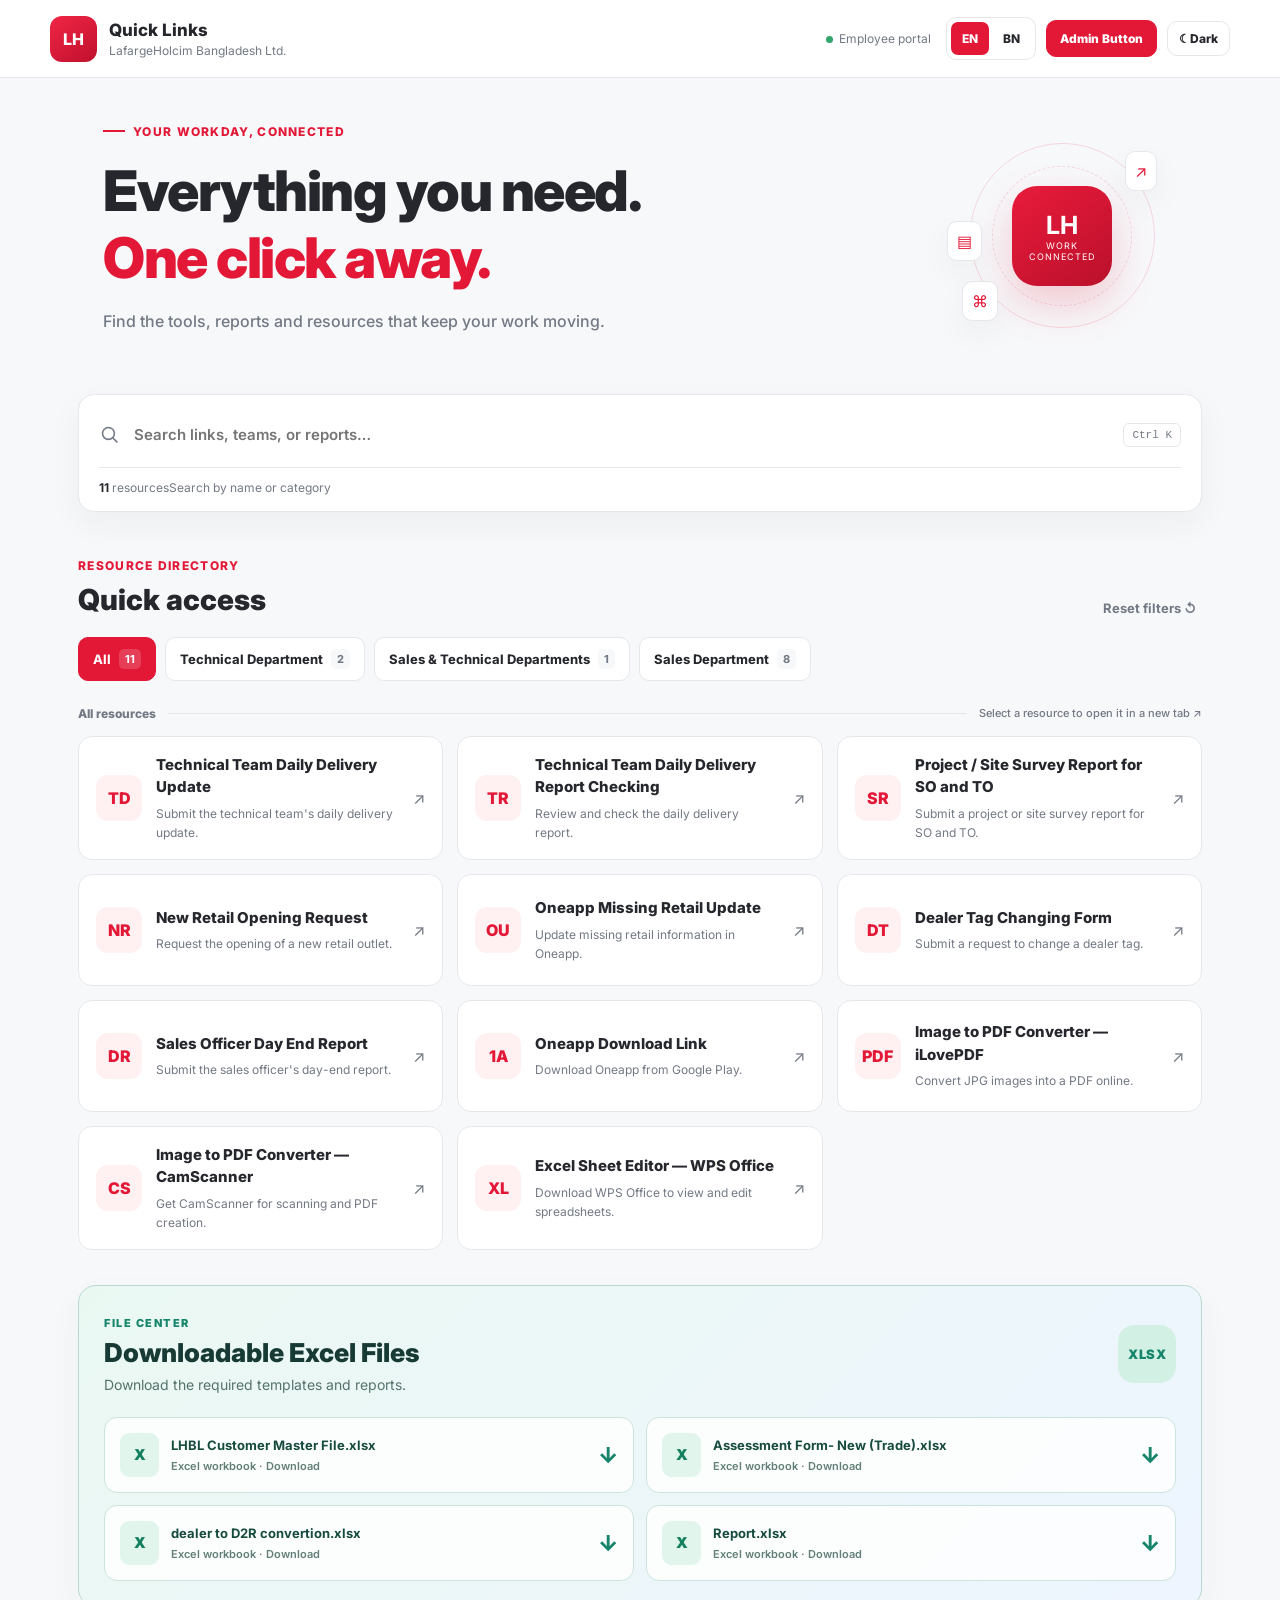
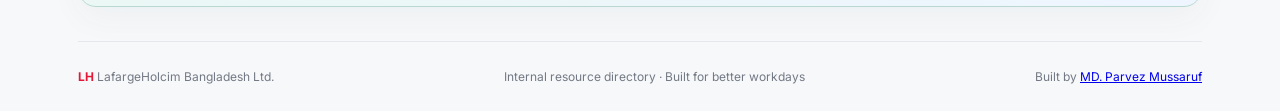
<file: index.html>
<!doctype html>
<html lang="en">
<head>
<meta charset="utf-8"><meta name="viewport" content="width=device-width,initial-scale=1">
<meta name="theme-color" content="#f7f8fa"><title>Quick Links | LafargeHolcim Bangladesh Ltd.</title>
<link rel="stylesheet" href="style.css"><script src="links.js" defer></script><script src="script.js" defer></script>
</head>
<body>
<header class="topbar">
<a class="brand" href="#" aria-label="Quick Links home"><span class="brand-symbol">LH</span><span class="brand-copy"><strong data-i18n="brandTitle">Quick Links</strong><small>LafargeHolcim Bangladesh Ltd.</small></span></a>
<div class="top-actions"><span class="portal-status"><i></i><span data-i18n="portal">Employee portal</span></span>
<div class="language-switch" role="group" aria-label="Language"><button id="langEN" class="lang-btn active" type="button">EN</button><button id="langBN" class="lang-btn" type="button">BN</button></div>
<button class="admin-button" id="adminButton" type="button">Admin Button</button><button class="theme-toggle" id="themeToggle" type="button" aria-label="Switch to dark theme"><span id="themeIcon">☾</span><span id="themeText" data-i18n="dark">Dark</span></button>
</div>
</header>
<main class="page-shell">
<section class="welcome"><div class="welcome-copy"><span class="overline"><span class="overline-line"></span><span data-i18n="overline">YOUR WORKDAY, CONNECTED</span></span>
<h1><span data-i18n="headline1">Everything you need.</span><br><span class="accent" data-i18n="headline2">One click away.</span></h1>
<p data-i18n="intro">Find the tools, reports and resources that keep your work moving.</p></div>
<div class="welcome-art" aria-hidden="true"><div class="art-ring ring-a"></div><div class="art-ring ring-b"></div><div class="art-core"><b>LH</b><small data-i18n="artLabel">WORK<br>CONNECTED</small></div><span class="art-node node-a">↗</span><span class="art-node node-b">⌘</span><span class="art-node node-c">▤</span></div></section>
<section class="search-panel" aria-label="Find company resources"><div class="search-field"><svg viewBox="0 0 24 24" aria-hidden="true"><circle cx="10.8" cy="10.8" r="6.8"></circle><path d="m16 16 5 5"></path></svg><input id="searchInput" type="search" placeholder="Search links, teams, or reports…" autocomplete="off" aria-label="Search resources"><kbd>Ctrl K</kbd></div><div class="search-meta"><span><b id="resultCount">0</b> <span data-i18n="resources">resources</span></span><span class="meta-dot"></span><span data-i18n="searchHint">Search by name or category</span></div></section>
<section class="directory"><div class="section-heading"><div><span class="section-kicker" data-i18n="directory">RESOURCE DIRECTORY</span><h2 data-i18n="quickAccess">Quick access</h2></div><button class="clear-filter" id="clearFilters" type="button"><span data-i18n="reset">Reset filters</span> <span>↺</span></button></div>
<nav class="category-nav" id="categoryNav" aria-label="Filter resources by category"></nav><div class="results-heading"><span id="activeCategoryLabel">All resources</span><span class="results-rule"></span><span class="results-hint" data-i18n="openHint">Select a resource to open it in a new tab ↗</span></div>
<div class="link-grid" id="linkContainer"></div><div class="empty-state" id="emptyState" hidden><div class="empty-symbol">⌕</div><h3 data-i18n="noResults">No matching resources</h3><p data-i18n="tryAgain">Try another keyword or clear your filters.</p><button type="button" id="emptyReset" data-i18n="showAll">Show all resources</button></div></section>
<section class="download-section" aria-labelledby="downloadHeading">
  <div class="download-heading">
    <div><span class="download-kicker">FILE CENTER</span><h2 id="downloadHeading">Downloadable Excel Files</h2><p>Download the required templates and reports.</p></div>
    <span class="download-badge" aria-hidden="true">XLSX</span>
  </div>
  <div class="download-grid">
    <a class="download-button" href="LHBL%20Customer%20Master%20File.xlsx" download><span class="file-icon" aria-hidden="true">X</span><span><strong>LHBL Customer Master File.xlsx</strong><small>Excel workbook · Download</small></span><span class="download-arrow" aria-hidden="true">↓</span></a>
    <a class="download-button" href="Assessment%20Form-%20New%20(Trade).xlsx" download><span class="file-icon" aria-hidden="true">X</span><span><strong>Assessment Form- New (Trade).xlsx</strong><small>Excel workbook · Download</small></span><span class="download-arrow" aria-hidden="true">↓</span></a>
    <a class="download-button" href="dealer%20to%20D2R%20convertion.xlsx" download><span class="file-icon" aria-hidden="true">X</span><span><strong>dealer to D2R convertion.xlsx</strong><small>Excel workbook · Download</small></span><span class="download-arrow" aria-hidden="true">↓</span></a>
    <a class="download-button" href="Report.xlsx" download><span class="file-icon" aria-hidden="true">X</span><span><strong>Report.xlsx</strong><small>Excel workbook · Download</small></span><span class="download-arrow" aria-hidden="true">↓</span></a>
  </div>
</section>
<footer class="page-footer"><span><b class="footer-mark">LH</b> LafargeHolcim Bangladesh Ltd.</span><span data-i18n="footer">Internal resource directory · Built for better workdays</span><span>Built by <a href="https://mdparvezmussaruf.github.io/myPortfolio/" target="_blank" rel="noopener noreferrer">MD. Parvez Mussaruf</a></span></footer>
</main>
<div class="admin-modal" id="adminModal" hidden role="dialog" aria-modal="true" aria-labelledby="adminModalTitle">
 <form class="admin-dialog" id="adminLoginForm">
  <button class="admin-close" id="adminClose" type="button" aria-label="Close">×</button>
  <span class="admin-lock" aria-hidden="true">⌑</span><h2 id="adminModalTitle">Admin Access</h2>
  <p>Enter the administrator password to continue.</p>
  <label for="adminPassword">Password</label><input id="adminPassword" type="password" autocomplete="current-password" required>
  <p class="admin-error" id="adminError" role="alert" hidden>Incorrect password. Please try again.</p>
  <button class="admin-submit" type="submit">Continue <span>→</span></button>
 </form>
</div>
<div class="toast" id="toast" role="status" aria-live="polite"></div>
</body></html>
</file>
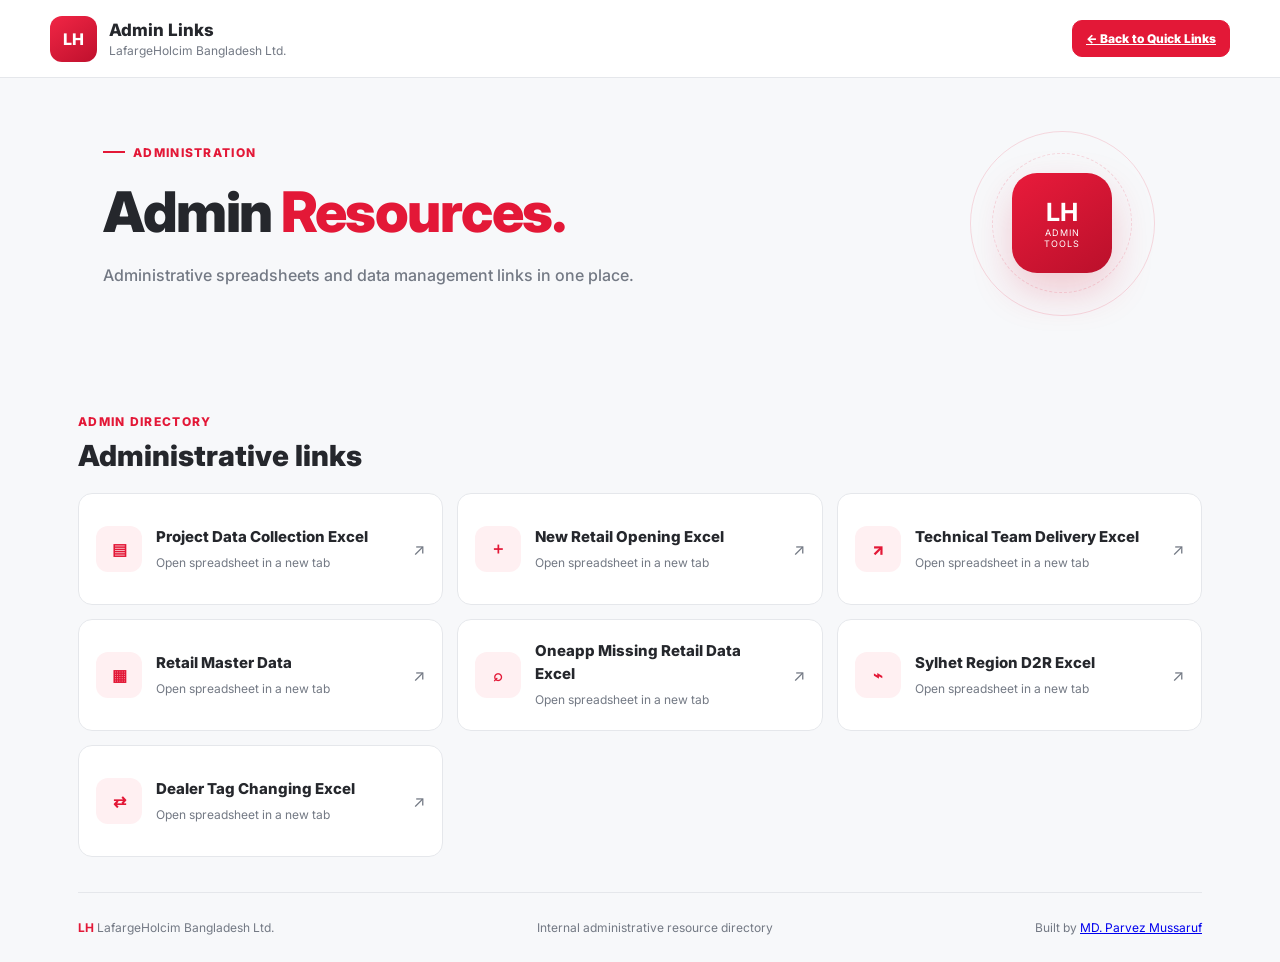
<file: admin.html>
<!doctype html><html lang="en"><head><meta charset="utf-8"><meta name="viewport" content="width=device-width,initial-scale=1"><meta name="theme-color" content="#f7f8fa"><title>Admin Links | LafargeHolcim Bangladesh Ltd.</title><link rel="stylesheet" href="style.css"></head><body><header class="topbar"><a class="brand" href="index.html"><span class="brand-symbol">LH</span><span class="brand-copy"><strong>Admin Links</strong><small>LafargeHolcim Bangladesh Ltd.</small></span></a><a class="admin-button" href="index.html">← Back to Quick Links</a></header><main class="page-shell"><section class="welcome"><div class="welcome-copy"><span class="overline"><span class="overline-line"></span>ADMINISTRATION</span><h1>Admin <span class="accent">Resources.</span></h1><p>Administrative spreadsheets and data management links in one place.</p></div><div class="welcome-art" aria-hidden="true"><div class="art-ring ring-a"></div><div class="art-ring ring-b"></div><div class="art-core"><b>LH</b><small>ADMIN<br>TOOLS</small></div></div></section><section class="directory"><div class="section-heading"><div><span class="section-kicker">ADMIN DIRECTORY</span><h2>Administrative links</h2></div></div><div class="link-grid admin-grid"><a class="link-card" href="https://docs.google.com/spreadsheets/d/1MLyO6JATLVVfMwlJJ-xI29zkY58myuzR_dTXEhKBQuE/edit?gid=1796187817#gid=1796187817" target="_blank" rel="noopener noreferrer"><div class="link-icon">▤</div><div class="link-content"><h3>Project Data Collection Excel</h3><p>Open spreadsheet in a new tab</p></div><span class="external-icon">↗</span></a><a class="link-card" href="https://docs.google.com/spreadsheets/d/1H_k2qs1gT_4aA9CgnAy_UjVC635D3E-aRf3yD88oywE/edit?gid=395404832#gid=395404832" target="_blank" rel="noopener noreferrer"><div class="link-icon">＋</div><div class="link-content"><h3>New Retail Opening Excel</h3><p>Open spreadsheet in a new tab</p></div><span class="external-icon">↗</span></a><a class="link-card" href="https://docs.google.com/spreadsheets/d/1crClRwGErDjuMMz0GABxKjGx15tkzWoQgfIR-vt2R_Y/edit?gid=1732577853#gid=1732577853" target="_blank" rel="noopener noreferrer"><div class="link-icon">↗</div><div class="link-content"><h3>Technical Team Delivery Excel</h3><p>Open spreadsheet in a new tab</p></div><span class="external-icon">↗</span></a><a class="link-card" href="https://docs.google.com/spreadsheets/d/1N1f8gYzJOnwIQicp7O_tdC3s8KMGscd-F-g7Anih4Vk/edit?gid=0#gid=0" target="_blank" rel="noopener noreferrer"><div class="link-icon">▦</div><div class="link-content"><h3>Retail Master Data</h3><p>Open spreadsheet in a new tab</p></div><span class="external-icon">↗</span></a><a class="link-card" href="https://docs.google.com/spreadsheets/d/1IVhGLIDlQQ2DoruSsqQ-Cg5qgGNcLUwFRG4-hZlC-N8/edit?gid=347998735#gid=347998735" target="_blank" rel="noopener noreferrer"><div class="link-icon">⌕</div><div class="link-content"><h3>Oneapp Missing Retail Data Excel</h3><p>Open spreadsheet in a new tab</p></div><span class="external-icon">↗</span></a><a class="link-card" href="https://docs.google.com/spreadsheets/d/1rU_M6URE9c71du1-cVF2tc2Aj_-WRMruw9Kd0oohmRI/edit?gid=0#gid=0" target="_blank" rel="noopener noreferrer"><div class="link-icon">⌁</div><div class="link-content"><h3>Sylhet Region D2R Excel</h3><p>Open spreadsheet in a new tab</p></div><span class="external-icon">↗</span></a><a class="link-card" href="https://docs.google.com/spreadsheets/d/1G04RLgwQ--6mF2dZ5x6tr2v9AaIeD9Oh7R_lzEyOQFc/edit?usp=sharing" target="_blank" rel="noopener noreferrer"><div class="link-icon">⇄</div><div class="link-content"><h3>Dealer Tag Changing Excel</h3><p>Open spreadsheet in a new tab</p></div><span class="external-icon">↗</span></a></div></section><footer class="page-footer"><span><b class="footer-mark">LH</b> LafargeHolcim Bangladesh Ltd.</span><span>Internal administrative resource directory</span><span>Built by <a href="https://mdparvezmussaruf.github.io/myPortfolio/" target="_blank" rel="noopener noreferrer">MD. Parvez Mussaruf</a></span></footer></main></body></html>
</file>
<file: style.css>
@import url('https://fonts.googleapis.com/css2?family=Hind+Siliguri:wght@400;500;600;700&family=Inter:wght@400;500;600;700;800&display=swap');
:root{--red:#e31837;--ink:#25272c;--muted:#737984;--line:#e5e7eb;--paper:#fff;--bg:#f7f8fa;--card:#fff;--shadow:0 12px 32px #1d24300c}
:root[data-theme=dark]{--ink:#f3f4f7;--muted:#b0b5bf;--line:#343842;--paper:#20232a;--bg:#15171c;--card:#20232a;--shadow:0 12px 32px #0004}
*{box-sizing:border-box}body{margin:0;background:var(--bg);color:var(--ink);font:16px Inter,"Hind Siliguri",sans-serif;transition:background .25s,color .25s}html.bn body{font-family:"Hind Siliguri",Inter,sans-serif}button,input{font:inherit}.topbar{min-height:78px;padding:12px max(20px,calc((100vw - 1180px)/2));display:flex;justify-content:space-between;align-items:center;background:var(--paper);border-bottom:1px solid var(--line);position:sticky;top:0;z-index:5}.brand{display:flex;align-items:center;gap:12px;color:inherit;text-decoration:none}.brand-symbol{background:linear-gradient(145deg,#f12645,#bf102d);color:#fff;border-radius:12px;padding:13px;font-weight:800}.brand-copy{display:grid;gap:3px}.brand-copy strong{font-size:17px;font-weight:800}.brand-copy small{font-size:12px;color:var(--muted)}.top-actions{display:flex;align-items:center;gap:10px}.portal-status{font-size:12px;color:var(--muted);margin-right:5px}.portal-status i{display:inline-block;width:7px;height:7px;background:#31a56c;border-radius:50%;margin-right:6px}.language-switch{display:flex;gap:3px;padding:4px;border:1px solid var(--line);border-radius:10px}.lang-btn,.theme-toggle{border:0;border-radius:7px;padding:9px 11px;background:var(--card);color:var(--ink);font-weight:800;font-size:12px}.lang-btn.active{background:var(--red);color:white}.theme-toggle{border:1px solid var(--line);border-radius:10px}.page-shell{max-width:1180px;margin:auto;padding:0 28px}.welcome{display:flex;align-items:center;justify-content:space-between;min-height:290px;padding:42px 25px;position:relative}.overline,.section-kicker{color:var(--red);font-size:12px;font-weight:800;letter-spacing:1.3px}.overline-line{display:inline-block;width:22px;height:2px;background:var(--red);margin:0 8px 4px 0}.welcome h1{font-size:clamp(38px,4.5vw,56px);line-height:1.2;letter-spacing:-1.5px;margin:18px 0 13px;font-weight:850}.accent{color:var(--red)}.welcome p{color:var(--muted);font-size:16px;font-weight:500;line-height:1.7}.welcome-art{width:230px;height:200px;display:grid;place-items:center;position:relative}.art-ring{position:absolute;border:1px solid #e3183726;border-radius:50%;animation:orbit 24s linear infinite}.ring-a{width:185px;height:185px}.ring-b{width:140px;height:140px;border-style:dashed;animation-direction:reverse}.art-core{width:100px;height:100px;border-radius:25px;background:linear-gradient(145deg,#e91b3b,#ba102b);color:white;display:grid;place-content:center;text-align:center;box-shadow:0 18px 40px #d7193736;animation:float 5s ease-in-out infinite}.art-core b{font-size:25px}.art-core small{font-size:9px;letter-spacing:1px}.art-node{position:absolute;background:var(--card);border:1px solid var(--line);color:var(--red);padding:9px;border-radius:10px;box-shadow:var(--shadow);animation:float 4s ease-in-out infinite}.node-a{top:15px;right:20px}.node-b{bottom:15px;left:15px}.node-c{left:0;top:85px}.search-panel{background:var(--card);border:1px solid var(--line);border-radius:16px;padding:16px 20px;box-shadow:var(--shadow)}.search-field{display:flex;align-items:center;gap:12px;height:48px}.search-field svg{width:21px;stroke:var(--muted);fill:none;stroke-width:1.8}.search-field input{flex:1;min-width:0;border:0;outline:0;background:transparent;color:var(--ink);font-size:15px;font-weight:600}.search-field kbd{border:1px solid var(--line);padding:5px 8px;border-radius:6px;color:var(--muted);font-size:11px}.search-meta{border-top:1px solid var(--line);padding-top:12px;margin-top:8px;color:var(--muted);font-size:12px}.search-meta b{color:var(--ink)}.directory{padding:42px 0 35px}.section-heading{display:flex;justify-content:space-between;align-items:end;margin-bottom:20px}.section-heading h2{font-size:29px;margin:8px 0 0;font-weight:850}.clear-filter{border:0;background:transparent;color:var(--muted);font-size:13px;font-weight:700}.category-nav{display:flex;gap:9px;flex-wrap:wrap;margin-bottom:25px}.category-button{display:flex;align-items:center;gap:8px;border:1px solid var(--line);border-radius:10px;background:var(--card);color:var(--ink);padding:11px 14px;font-size:13px;font-weight:750}.category-button.active{background:var(--red);border-color:var(--red);color:#fff}.cat-count{font-size:11px;background:var(--bg);border-radius:5px;padding:3px 6px;color:var(--muted)}.active .cat-count{background:#ffffff2b;color:white}.results-heading{display:flex;gap:12px;align-items:center;color:var(--muted);font-size:12px;font-weight:800;margin-bottom:15px}.results-rule{height:1px;background:var(--line);flex:1}.results-hint{font-size:11px;font-weight:500}.link-grid{display:grid;grid-template-columns:repeat(3,minmax(0,1fr));gap:14px}.link-card{display:flex;align-items:center;gap:14px;min-height:112px;padding:17px;background:var(--card);border:1px solid var(--line);border-radius:14px;color:inherit;text-decoration:none;animation:appear .4s both;transition:transform .2s,border-color .2s,box-shadow .2s}.link-card:hover{transform:translateY(-4px);border-color:#e9a6b2;box-shadow:var(--shadow)}.link-icon{width:46px;height:46px;display:grid;place-items:center;flex-shrink:0;background:#fff0f2;color:var(--red);border-radius:12px;font-weight:850}.link-content{flex:1;min-width:0}.link-content h3{font-size:15px;line-height:1.5;margin:0 0 5px;font-weight:800}.link-content p{font-size:12px;line-height:1.6;color:var(--muted);margin:0}.external-icon{color:var(--muted)}.empty-state{text-align:center;background:var(--card);border:1px dashed var(--line);padding:40px;border-radius:14px}.empty-state h3{font-size:20px}.empty-state p{color:var(--muted)}.empty-state button{background:var(--red);color:#fff;border:0;border-radius:8px;padding:11px}.page-footer{border-top:1px solid var(--line);min-height:70px;display:flex;justify-content:space-between;align-items:center;color:var(--muted);font-size:12px;gap:15px}.footer-mark{color:var(--red)}:root[data-theme=dark] .link-icon{background:#49232d;color:#ff9bac}:root[data-theme=dark] .theme-toggle{background:#343944;color:#fff}:root[data-theme=dark] .category-button.active{background:#ff6178;color:#251116;border-color:#ff6178}:root[data-theme=dark] .lang-btn.active{background:#ff6178;color:#251116}:root[data-theme=dark] .cat-count{background:#30343d}:root[data-theme=dark] .active .cat-count{background:#0002;color:#251116}
@keyframes appear{from{opacity:0;transform:translateY(9px)}to{opacity:1;transform:translateY(0)}}@keyframes orbit{to{transform:rotate(360deg)}}@keyframes float{0%,100%{transform:translateY(0)}50%{transform:translateY(-7px)}}
@media(max-width:900px){.link-grid{grid-template-columns:repeat(2,minmax(0,1fr))}.welcome-art{transform:scale(.85);margin-right:0}}
@media(max-width:640px){.topbar{padding:10px 12px;gap:8px}.brand{gap:8px}.brand-symbol{padding:10px}.brand-copy strong{font-size:14px}.brand-copy small{font-size:9px}.top-actions{gap:5px}.portal-status{display:none}.lang-btn{padding:8px}.theme-toggle{padding:8px}.theme-toggle #themeText{display:none}.page-shell{padding:0 14px}.welcome{min-height:0;padding:38px 2px 28px}.welcome h1{font-size:clamp(31px,8vw,39px);letter-spacing:-.7px}.welcome p{font-size:14px;max-width:280px}.welcome-art{position:absolute;right:-70px;top:10px;opacity:.13;pointer-events:none}.search-panel{padding:12px}.search-field input{font-size:14px}.search-field kbd{display:none}.directory{padding-top:32px}.section-heading h2{font-size:25px}.category-nav{gap:7px}.category-button{padding:9px 10px;font-size:12px}.link-grid{grid-template-columns:1fr;gap:10px}.link-card{min-height:96px;padding:14px}.link-content h3{font-size:15px}.results-hint{display:none}.page-footer{align-items:flex-start;flex-direction:column;justify-content:center;padding:15px 0;gap:8px}}@media(max-width:380px){.brand-copy small{max-width:125px}.welcome h1{font-size:30px}.category-button{font-size:11px;padding:8px}.link-card{gap:10px;padding:12px}}@media(prefers-reduced-motion:reduce){*,*:before,*:after{animation:none!important;transition:none!important}}

/* Admin access */
.admin-button{border:1px solid var(--red);background:var(--red);color:#fff;border-radius:10px;padding:10px 13px;font-size:12px;font-weight:850;cursor:pointer;white-space:nowrap;transition:transform .2s,filter .2s}.admin-button:hover{transform:translateY(-2px);filter:brightness(1.08)}.admin-modal[hidden]{display:none}.admin-modal{position:fixed;inset:0;z-index:20;background:#10131bcc;backdrop-filter:blur(7px);display:grid;place-items:center;padding:18px}.admin-dialog{position:relative;width:min(100%,410px);padding:32px;background:var(--paper);border:1px solid var(--line);border-radius:20px;box-shadow:0 24px 80px #0004;color:var(--ink);animation:appear .22s both}.admin-close{position:absolute;right:14px;top:12px;border:0;background:transparent;color:var(--muted);font-size:26px;cursor:pointer}.admin-lock{display:grid;place-items:center;width:48px;height:48px;border-radius:14px;background:#fff0f2;color:var(--red);font-size:25px}.admin-dialog h2{margin:18px 0 7px;font-size:25px}.admin-dialog p{color:var(--muted);font-size:13px;line-height:1.6}.admin-dialog label{display:block;font-size:12px;font-weight:800;margin:18px 0 7px}.admin-dialog input{width:100%;padding:13px 14px;border:1px solid var(--line);border-radius:10px;background:var(--bg);color:var(--ink);outline:none}.admin-dialog input:focus{border-color:var(--red);box-shadow:0 0 0 3px #e3183720}.admin-dialog .admin-error{color:#dc3545;margin:8px 0 0}.admin-submit{display:flex;justify-content:space-between;align-items:center;width:100%;margin-top:18px;padding:13px 15px;border:0;border-radius:10px;background:var(--red);color:#fff;font-weight:800;cursor:pointer}.admin-submit span{font-size:20px}@media(max-width:640px){.admin-button{padding:8px 9px;font-size:11px}.admin-dialog{padding:25px}}

/* Downloadable Excel file section */
.download-section{margin:0 0 34px;padding:25px;border:1px solid #b7d9d0;border-radius:18px;background:linear-gradient(135deg,#eaf8f2,#eef5ff);color:#173b34;box-shadow:0 12px 32px #174c3a0b}
.download-heading{display:flex;align-items:center;justify-content:space-between;gap:16px;margin-bottom:20px}
.download-kicker{font-size:11px;font-weight:850;letter-spacing:1.5px;color:#16856b}
.download-heading h2{font-size:26px;font-weight:850;margin:6px 0}
.download-heading p{margin:0;color:#55736c;font-size:14px;line-height:1.6}
.download-badge{display:grid;place-items:center;width:58px;height:58px;flex-shrink:0;border-radius:16px;background:#d3f0e4;color:#16856b;font-size:13px;font-weight:900;letter-spacing:.5px}
.download-grid{display:grid;grid-template-columns:repeat(2,minmax(0,1fr));gap:12px}
.download-button{display:flex;align-items:center;gap:12px;min-width:0;padding:15px;border:1px solid #cce4dc;border-radius:13px;background:#ffffffd9;color:#174b3d;text-decoration:none;transition:transform .2s,border-color .2s,box-shadow .2s}
.download-button:hover{transform:translateY(-3px);border-color:#64b99f;box-shadow:0 10px 24px #176b5718}
.file-icon{display:grid;place-items:center;width:39px;height:44px;flex-shrink:0;border-radius:9px;background:#e1f5ec;color:#14805f;font-size:15px;font-weight:900}
.download-button>span:nth-child(2){flex:1;min-width:0}
.download-button strong{display:block;font-size:13px;line-height:1.5;overflow-wrap:anywhere}
.download-button small{display:block;margin-top:4px;color:#638078;font-size:11px;font-weight:600}
.download-arrow{font-size:22px;font-weight:800;color:#16856b}
:root[data-theme=dark] .download-section{background:linear-gradient(135deg,#1b332d,#202c3d);border-color:#34584f;color:#edf8f3}
:root[data-theme=dark] .download-heading p{color:#b0c8bf}
:root[data-theme=dark] .download-badge{background:#294b40;color:#8ee0c1}
:root[data-theme=dark] .download-button{background:#222e2a;border-color:#3b5b50;color:#e5f5ed}
:root[data-theme=dark] .file-icon{background:#294b40;color:#8ee0c1}
:root[data-theme=dark] .download-button small{color:#a6c2b7}
@media(max-width:640px){.download-section{padding:17px;margin-bottom:25px}.download-heading h2{font-size:22px}.download-badge{width:48px;height:48px}.download-grid{grid-template-columns:1fr}.download-button{padding:13px}}
</file>
